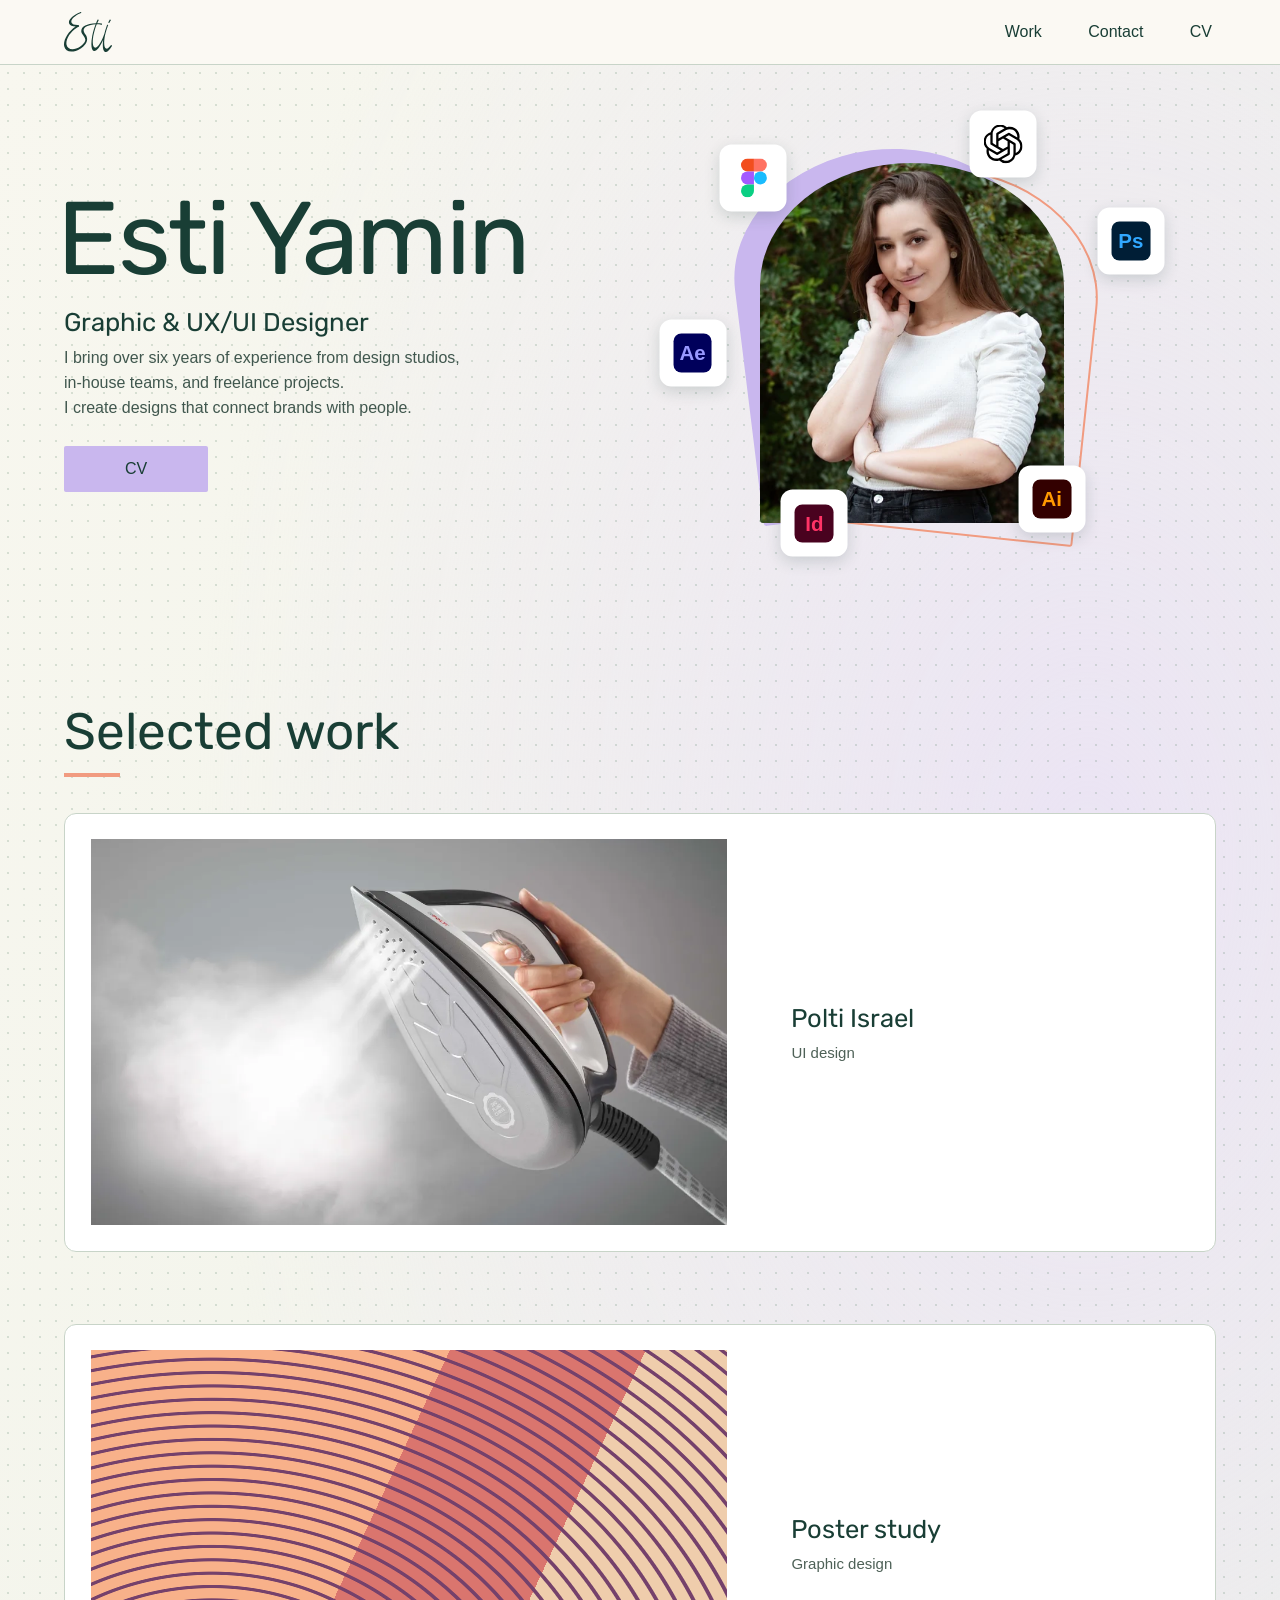
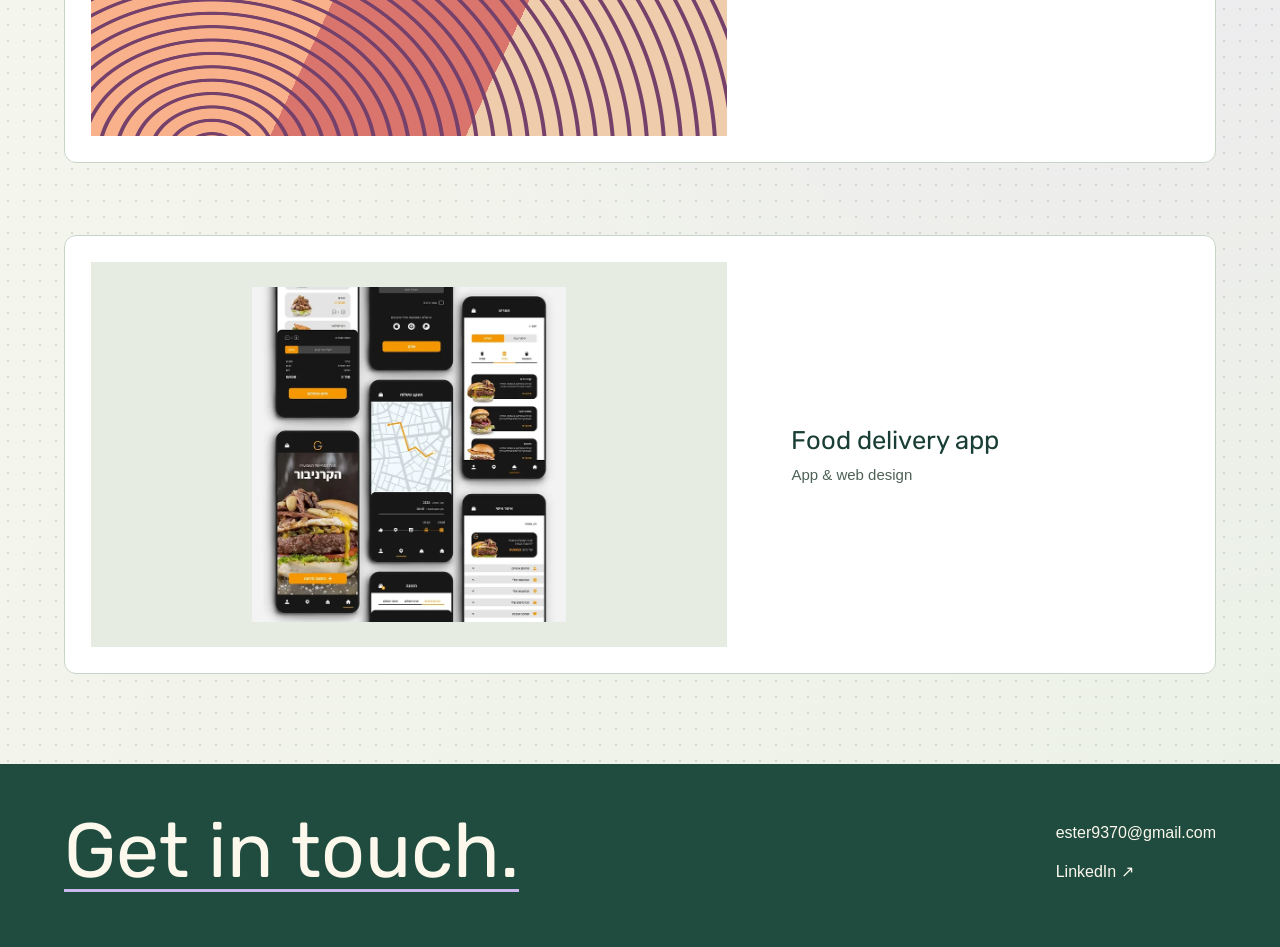
<file: index.html>
<!doctype html>
<html lang="en">
<head>
  <meta charset="utf-8">
  <meta name="viewport" content="width=device-width, initial-scale=1">
  <meta name="description" content="Selected graphic and UX/UI design by Esti Yamin.">
  <title>Esti Yamin — Graphic &amp; UX/UI Designer</title>
  <link rel="icon" type="image/svg+xml" href="assets/home/favicon.svg">
  <link rel="stylesheet" href="assets/home/cinematic.css?v=24">
  <script src="assets/home/projects.js?v=6" defer></script>
</head>
<body>
  <a class="skip" href="#main">Skip to content</a>
  <header>
    <a href="#main"><img class="signature" src="assets/home/signature.svg" alt="Esti Yamin"></a>
    <nav aria-label="Main navigation">
      <a href="#work">Work</a>
      <a href="#contact">Contact</a>
      <a href="https://framerusercontent.com/assets/QD3AEgP1Yv0yyLKAETytZDA0Ng.pdf" target="_blank" rel="noopener">CV</a>
    </nav>
  </header>
  <main id="main">
    <section class="hero" aria-labelledby="name">
      <div class="collage">
        <div class="portrait"><img src="assets/home/portrait.webp" fetchpriority="high" alt="Esti Yamin"></div>
        <div class="badge" role="img" aria-label="Photoshop" style="--x:86%; --y:30%; --dx:-8px; --dy:11px; --tempo:8s; --delay:-0.0s"><span class="app-mark" style="background:#001e36;color:#31a8ff">Ps</span></div>
        <div class="badge" role="img" aria-label="Illustrator" style="--x:73%; --y:83%; --dx:12px; --dy:-9px; --tempo:7s; --delay:-1.3s"><span class="app-mark" style="background:#330000;color:#ff9a00">Ai</span></div>
        <div class="badge" role="img" aria-label="InDesign" style="--x:34%; --y:88%; --dx:-11px; --dy:-6px; --tempo:9s; --delay:-2.6s"><span class="app-mark" style="background:#49021f;color:#ff3366">Id</span></div>
        <div class="badge" role="img" aria-label="After Effects" style="--x:14%; --y:53%; --dx:8px; --dy:-12px; --tempo:6.8s; --delay:-3.9s"><span class="app-mark" style="background:#00005b;color:#9999ff">Ae</span></div>
        <div class="badge" style="--x:24%; --y:17%; --dx:-6px; --dy:8px; --tempo:8.6s; --delay:-5.2s" role="img" aria-label="Figma">
          <svg viewBox="0 0 40 60" aria-hidden="true"><path fill="#f24e1e" d="M10 0h10v20H10A10 10 0 0 1 10 0Z"/><path fill="#ff7262" d="M20 0h10a10 10 0 0 1 0 20H20Z"/><path fill="#a259ff" d="M10 20h10v20H10a10 10 0 0 1 0-20Z"/><circle cx="30" cy="30" r="10" fill="#1abcfe"/><path fill="#0acf83" d="M10 40h10v10a10 10 0 1 1-10-10Z"/></svg>
        </div>
        <div class="badge" style="--x:65%; --y:10%; --dx:11px; --dy:6px; --tempo:7.6s; --delay:-6.5s"><img src="assets/home/chatgpt.svg" alt="ChatGPT"></div>
      </div>
      <div class="intro">
        <h1 id="name">Esti Yamin</h1>
        <div class="intro-copy">
          <h2>Graphic &amp; UX/UI Designer</h2>
          <p>I bring over six years of experience from design studios,<span class="bio-break"> </span>in-house teams, and freelance projects.<br>I create designs that connect brands with people.</p>
        </div>
        <a class="download" href="https://framerusercontent.com/assets/QD3AEgP1Yv0yyLKAETytZDA0Ng.pdf" target="_blank" rel="noopener">CV</a>
      </div>
    </section>
    <section id="work" aria-labelledby="work-heading">
      <h2 id="work-heading">Selected work</h2>
      <div class="frames">
        <figure>
          <img class="still" src="assets/images/polti/steam.webp" alt="Steam from a Polti iron">
          <figcaption>Polti Israel <small>UI design</small></figcaption>
        </figure>
        <figure>
          <div class="poster" role="img" aria-label="Abstract color poster study with overlapping concentric lines"></div>
          <figcaption>Poster study <small>Graphic design</small></figcaption>
        </figure>
        <figure>
          <img class="still" src="assets/home/delivery.webp" alt="Food delivery app and landing page design">
          <figcaption>Food delivery app <small>App &amp; web design</small></figcaption>
        </figure>
      </div>
    </section>
    <section id="contact" aria-labelledby="contact-heading">
      <h2 id="contact-heading">Get in touch.</h2>
      <address>
        <a href="https://mail.google.com/mail/?view=cm&amp;fs=1&amp;to=ester9370%40gmail.com" target="_blank" rel="noopener">ester9370@gmail.com</a>
        <a href="https://www.linkedin.com/in/esti-yamin/" target="_blank" rel="noopener">LinkedIn ↗</a>
      </address>
    </section>
  </main>
</body>
</html>
</file>
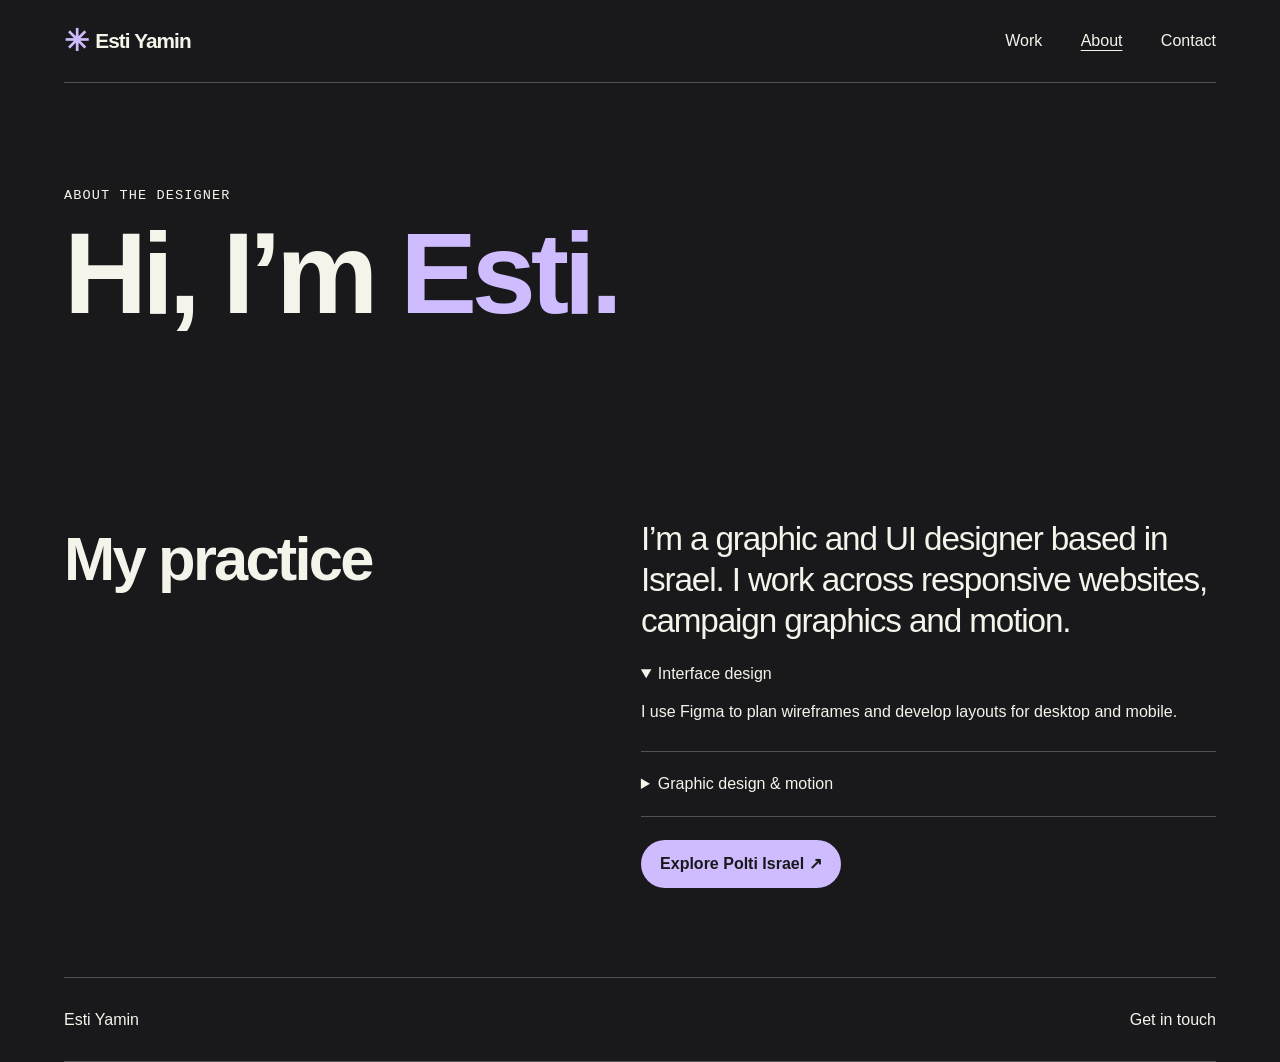
<file: about/index.html>
<!doctype html>
<html lang="en">
<head>
  <meta charset="utf-8">
  <meta name="viewport" content="width=device-width, initial-scale=1">
  <meta name="description" content="Meet Esti Yamin, a graphic and UI designer working across websites, campaigns and motion.">
  <title>About | Esti Yamin</title>
  <link rel="stylesheet" href="../assets/css/portfolio.css?v=b69df01607c6">
</head>
<body>
  <a class="skip" href="#main">Skip to content</a>
  <header class="mast">
    <a class="wordmark" href="../index.html"><span class="mark" aria-hidden="true">✳</span> Esti Yamin</a>
    <nav aria-label="Main navigation">
      <a href="../work/index.html">Work</a>
      <a href="../about/index.html" aria-current="page">About</a>
      <a href="../contact/index.html">Contact</a>
    </nav>
  </header>
  <main id="main">
    <section class="pageintro"><p class="eyebrow">About the designer</p><h1>Hi, I’m <span>Esti.</span></h1></section><section class="brief"><div><h2>My practice</h2></div><div><p class="large">I’m a graphic and UI designer based in Israel. I work across responsive websites, campaign graphics and motion.</p><details open><summary>Interface design</summary><p>I use Figma to plan wireframes and develop layouts for desktop and mobile.</p></details><details><summary>Graphic design &amp; motion</summary><p>I use Illustrator for vector work and After Effects to bring campaign graphics into motion.</p></details><a class="pill" href="../projects/polti/index.html">Explore Polti Israel ↗</a></div></section>
  </main>
  <footer><a href="../index.html">Esti Yamin</a><a href="../contact/index.html">Get in touch</a></footer>
</body>
</html>
</file>
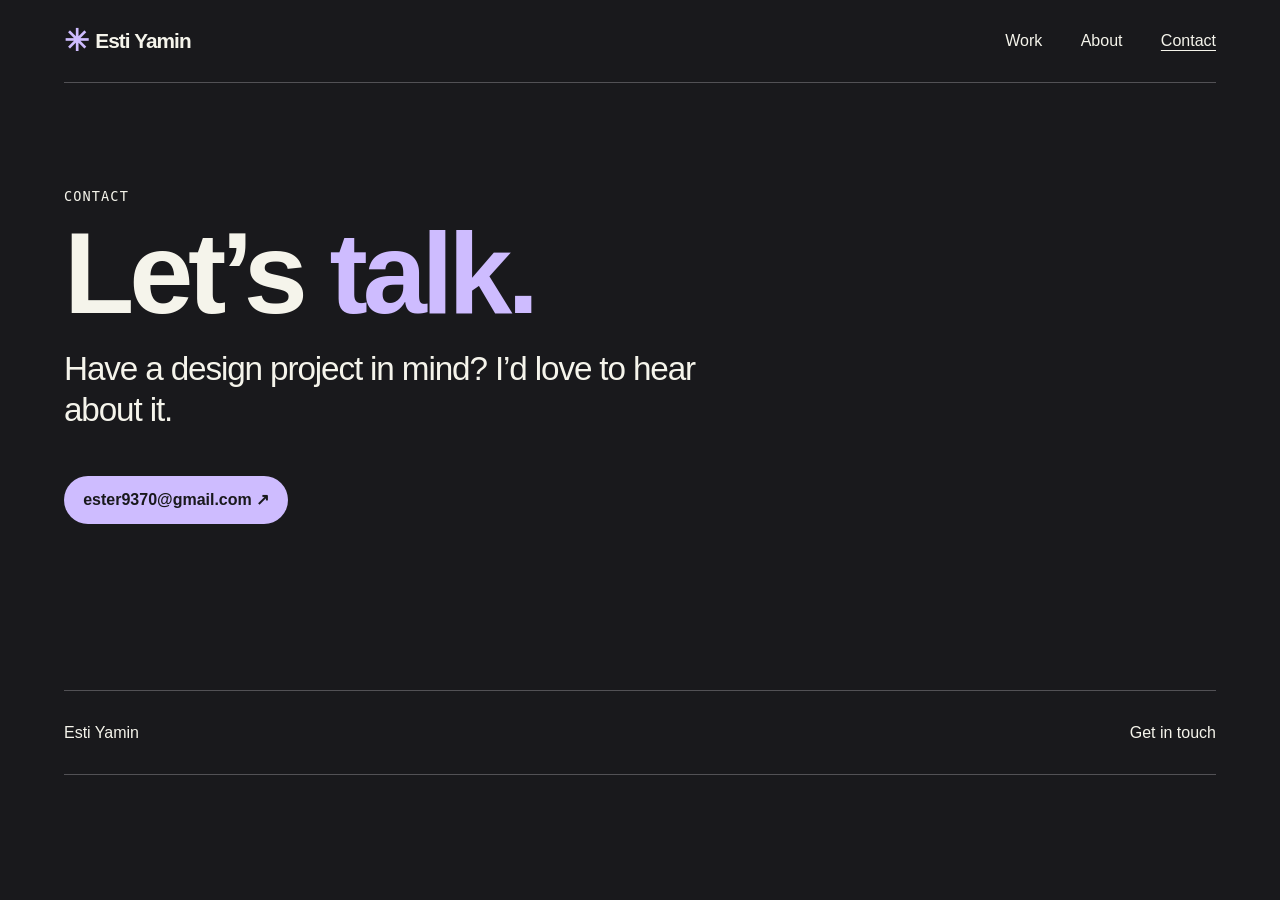
<file: contact/index.html>
<!doctype html>
<html lang="en">
<head>
  <meta charset="utf-8">
  <meta name="viewport" content="width=device-width, initial-scale=1">
  <meta name="description" content="Get in touch with Esti Yamin about graphic and UI design.">
  <title>Contact | Esti Yamin</title>
  <link rel="stylesheet" href="../assets/css/portfolio.css?v=b69df01607c6">
</head>
<body>
  <a class="skip" href="#main">Skip to content</a>
  <header class="mast">
    <a class="wordmark" href="../index.html"><span class="mark" aria-hidden="true">✳</span> Esti Yamin</a>
    <nav aria-label="Main navigation">
      <a href="../work/index.html">Work</a>
      <a href="../about/index.html">About</a>
      <a href="../contact/index.html" aria-current="page">Contact</a>
    </nav>
  </header>
  <main id="main">
    <section class="pageintro contact"><p class="eyebrow">Contact</p><h1>Let’s <span>talk.</span></h1><p class="large">Have a design project in mind? I’d love to hear about it.</p><a class="pill" href="mailto:ester9370@gmail.com">ester9370@gmail.com ↗</a></section>
  </main>
  <footer><a href="../index.html">Esti Yamin</a><a href="../contact/index.html">Get in touch</a></footer>
</body>
</html>
</file>
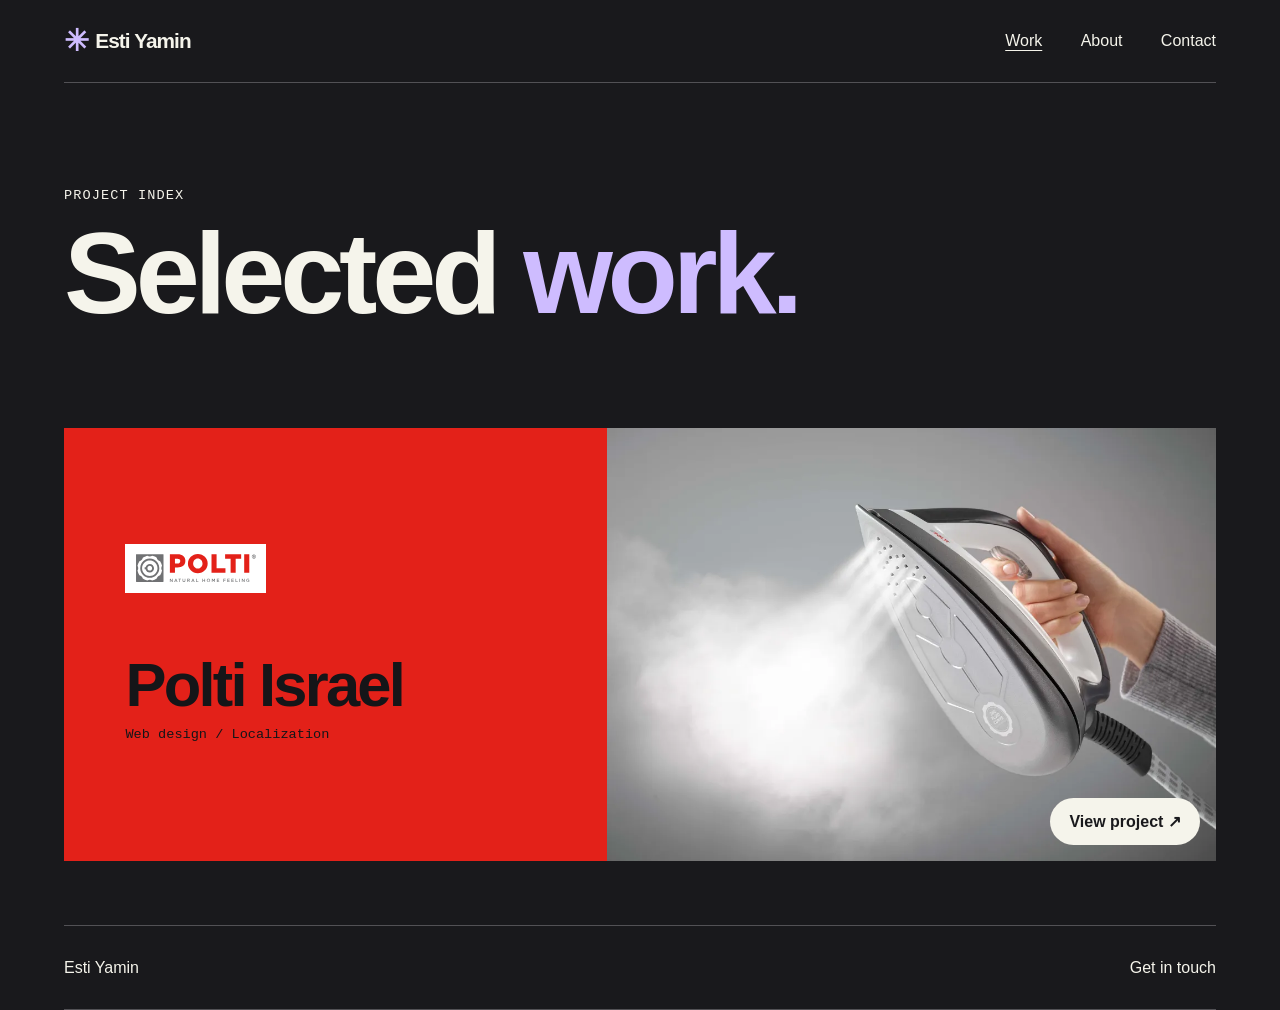
<file: work/index.html>
<!doctype html>
<html lang="en">
<head>
  <meta charset="utf-8">
  <meta name="viewport" content="width=device-width, initial-scale=1">
  <meta name="description" content="A collection of selected website and graphic design projects by Esti Yamin.">
  <title>Work | Esti Yamin</title>
  <link rel="stylesheet" href="../assets/css/portfolio.css?v=b69df01607c6">
</head>
<body>
  <a class="skip" href="#main">Skip to content</a>
  <header class="mast">
    <a class="wordmark" href="../index.html"><span class="mark" aria-hidden="true">✳</span> Esti Yamin</a>
    <nav aria-label="Main navigation">
      <a href="../work/index.html" aria-current="page">Work</a>
      <a href="../about/index.html">About</a>
      <a href="../contact/index.html">Contact</a>
    </nav>
  </header>
  <main id="main">
    <section class="pageintro"><p class="eyebrow">Project index</p><h1>Selected <span>work.</span></h1></section><a class="feature" href="../projects/polti/index.html"><div class="brand-panel"><img src="../assets/images/polti/logo.svg" alt="Polti"><span class="project-name">Polti Israel</span><span>Web design / Localization</span></div><img class="photo" src="../assets/images/polti/steam.webp" alt="Steam flowing from a Polti iron"><span class="open">View project ↗</span></a>
  </main>
  <footer><a href="../index.html">Esti Yamin</a><a href="../contact/index.html">Get in touch</a></footer>
</body>
</html>
</file>
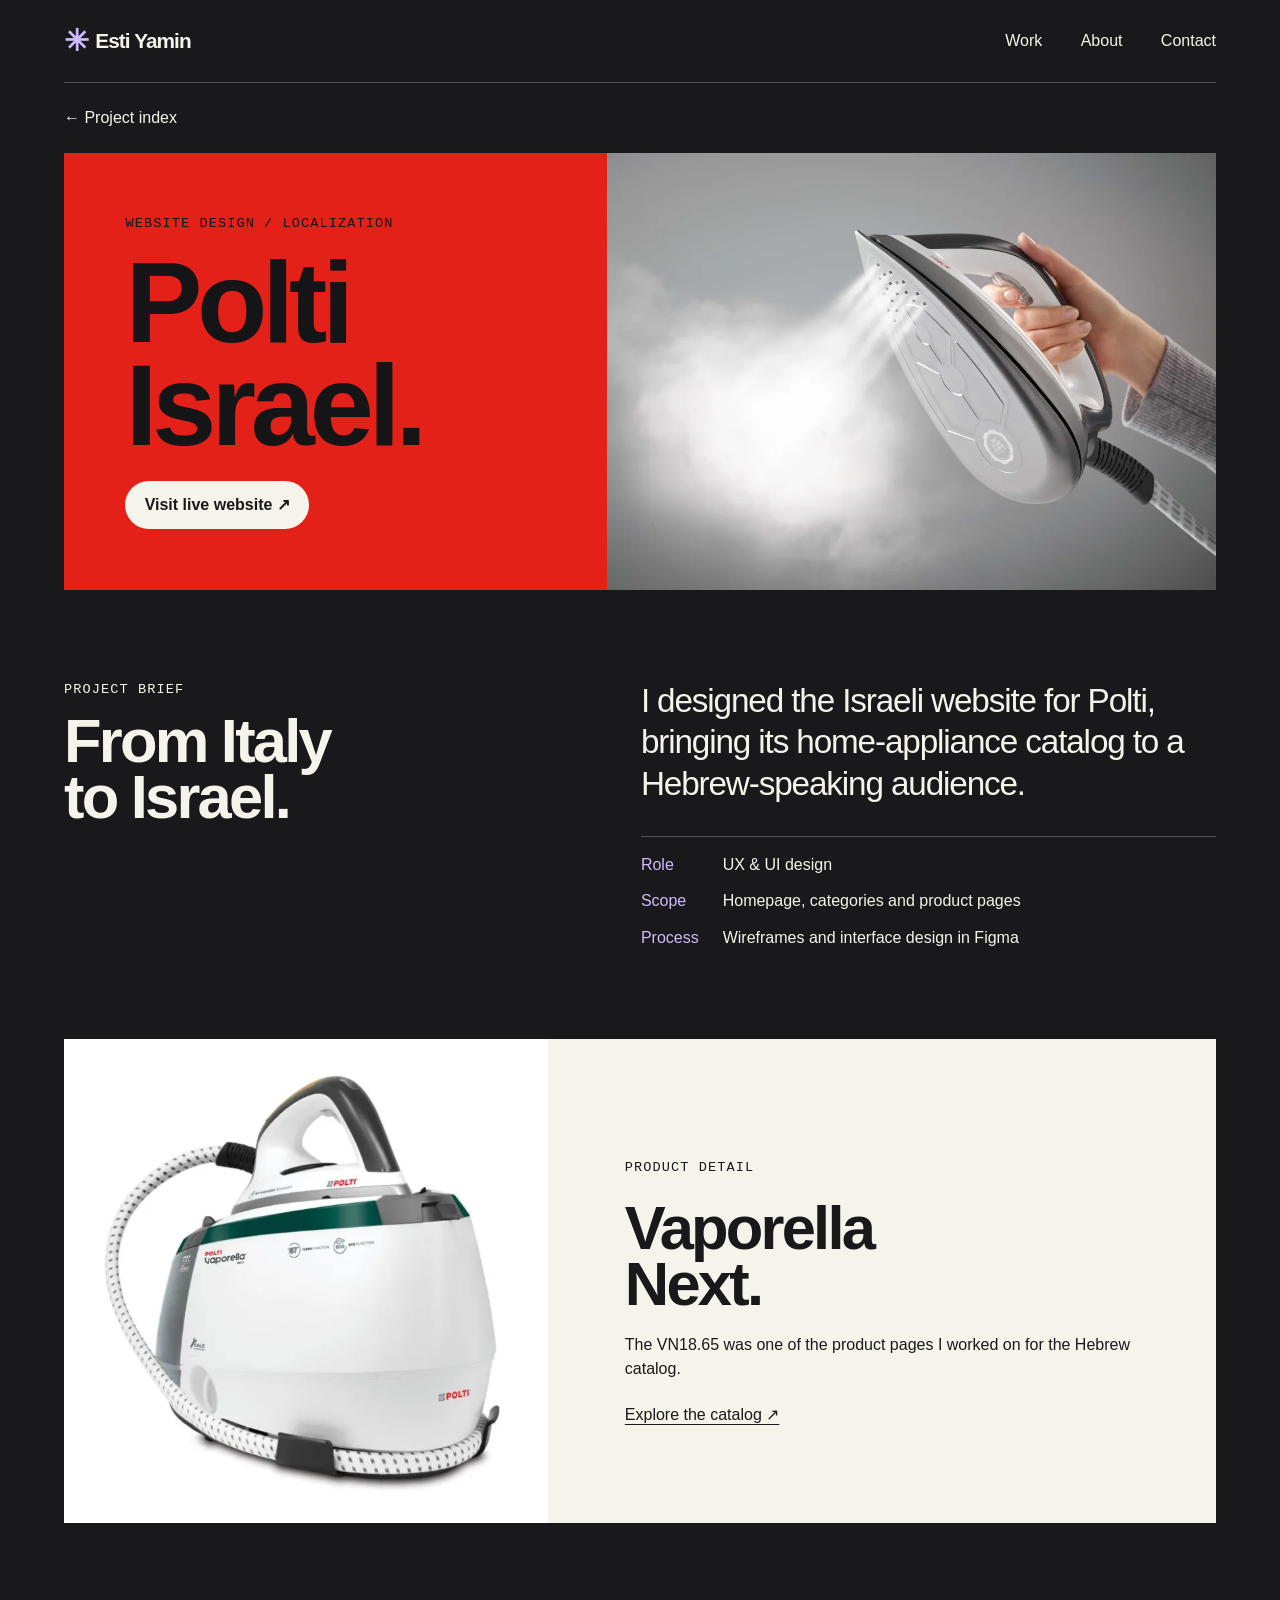
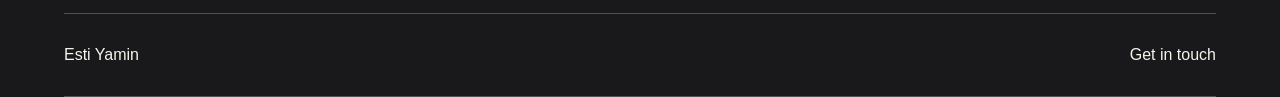
<file: projects/polti/index.html>
<!doctype html>
<html lang="en">
<head>
  <meta charset="utf-8">
  <meta name="viewport" content="width=device-width, initial-scale=1">
  <meta name="description" content="Designing the Israeli website for Polti, from wireframes to a Hebrew product catalog.">
  <title>Polti Israel | Esti Yamin</title>
  <link rel="stylesheet" href="../../assets/css/portfolio.css?v=b69df01607c6">
</head>
<body>
  <a class="skip" href="#main">Skip to content</a>
  <header class="mast">
    <a class="wordmark" href="../../index.html"><span class="mark" aria-hidden="true">✳</span> Esti Yamin</a>
    <nav aria-label="Main navigation">
      <a href="../../work/index.html">Work</a>
      <a href="../../about/index.html">About</a>
      <a href="../../contact/index.html">Contact</a>
    </nav>
  </header>
  <main id="main">
    <a class="back" href="../../work/index.html">← Project index</a><section class="polti-head"><div><p class="eyebrow">Website design / Localization</p><h1>Polti<br>Israel.</h1><a class="pill" href="https://polti-israel.co.il/">Visit live website ↗</a></div><img src="../../assets/images/polti/steam.webp" alt="A Polti iron releasing steam"></section>
    <section class="brief"><div><p class="eyebrow">Project brief</p><h2>From Italy<br>to Israel.</h2></div><div><p class="large">I designed the Israeli website for Polti, bringing its home-appliance catalog to a Hebrew-speaking audience.</p><dl><dt>Role</dt><dd>UX &amp; UI design</dd><dt>Scope</dt><dd>Homepage, categories and product pages</dd><dt>Process</dt><dd>Wireframes and interface design in Figma</dd></dl></div></section>
    <section class="product"><img src="../../assets/images/polti/vaporella-next.webp" alt="Polti Vaporella Next steam iron and base" loading="lazy"><div><p class="eyebrow">Product detail</p><h2>Vaporella<br>Next.</h2><p>The VN18.65 was one of the product pages I worked on for the Hebrew catalog.</p><a href="https://polti-israel.co.il/">Explore the catalog ↗</a></div></section>
  </main>
  <footer><a href="../../index.html">Esti Yamin</a><a href="../../contact/index.html">Get in touch</a></footer>
</body>
</html>
</file>
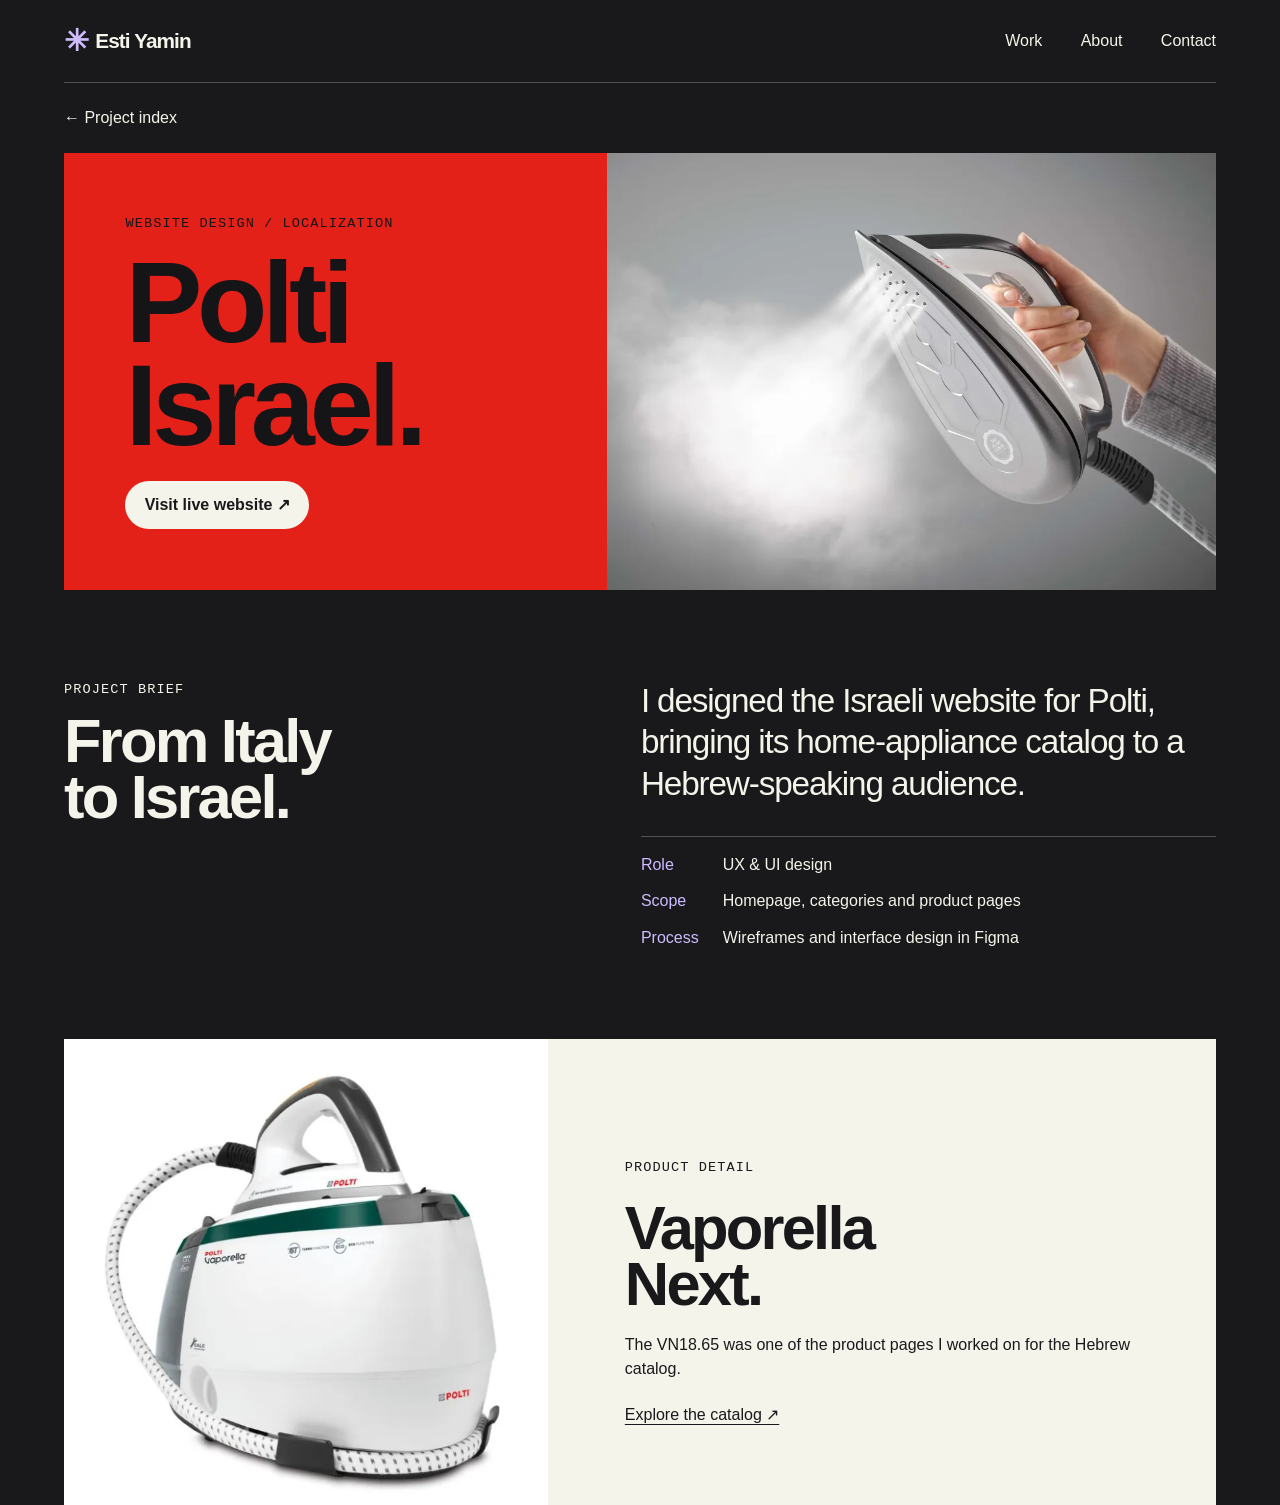
<file: projects/polti.html>
<!doctype html>
<html lang="en"><head><meta charset="utf-8"><meta name="viewport" content="width=device-width, initial-scale=1"><meta http-equiv="refresh" content="0;url=polti/index.html"><title>Polti Israel | Esti Yamin</title></head>
<body><p><a href="polti/index.html">Continue to the Polti Israel project</a></p></body></html>
</file>
<file: assets/home/cinematic.css>
@font-face {
  font-family: "Rubik";
  src: url("fonts/Rubik.ttf") format("truetype");
  font-weight: 300 900;
  font-style: normal;
  font-display: swap;
}
:root { --lilac: #c9b7ee; --coral: #f19b80; --gutter: max(5vw, calc((100vw - 1440px) / 2)); --heading: "Rubik", Helvetica, Arial, sans-serif; }
* { box-sizing: border-box; }
body { margin: 0; background: #fbf9f3; color: #193e35; font: 16px/1.45 Arial, sans-serif; }
a { color: inherit; text-decoration: none; }
a:hover { text-decoration: underline; text-underline-offset: .3em; }
a:focus-visible { outline: 3px solid #ba511d; outline-offset: 3px; }
.skip { position: absolute; left: 1rem; top: -6rem; background: #fff; padding: .75rem; z-index: 12; }
.skip:focus { top: 1rem; }
html { scroll-padding-top: 80px; }
header { position: sticky; top: 0; z-index: 10; background: #fbf9f3f7; display: flex; align-items: center; justify-content: space-between; padding: 10px var(--gutter); border-bottom: 1px solid #c8d4c8; }
.signature { display: block; width: 48px;  }
nav { display: flex; gap: clamp(12px, 3vw, 45px); }
nav a { display: inline-flex; align-items: center; min-height: 44px; padding: 0 4px; }
h1, h2, p, figure { margin: 0; }
h1 { position: relative; left: -.065em; white-space: nowrap; font: 400 min(19cqi, 136px)/1.02 var(--heading); letter-spacing: -.025em; }
.intro-copy { position: relative; top: -4px; }
.intro h2 { font: 400 clamp(20px, 2vw, 30px)/1.2 var(--heading); }
.intro p { position: relative; top: -2px; margin-top: .625rem; max-width: 26em; text-align: left; line-height: 1.55; color: #40574e; }
#work { padding: clamp(54px,7vw,110px) var(--gutter); }
#work h2 { margin-bottom: 36px; font: 400 clamp(34px,4vw,62px) var(--heading); }
.frames { display: grid; grid-template-columns: 1fr; gap: clamp(44px, 6vw, 90px); }
.still, .poster { display: block; width: 100%; height: clamp(280px, 37vw, 560px); object-fit: cover;  }
.poster { background: repeating-radial-gradient(ellipse at 19% 105%, transparent 0 8px, #75416b 9px 12px, transparent 13px 17px), linear-gradient(115deg,#f8b18a 44%,#da756e 44% 68%,#efcdac 68%); }
.frames figcaption { display: block; padding-top: 14px; font-size: clamp(22px,2vw,32px); }
small { font: 15px/1.5 Arial, sans-serif; color: #4e6157; padding-left: 8px; }
.hero { display: grid; grid-template-columns: 1fr 1.12fr; align-items: center; padding: 30px var(--gutter); }
main { background: radial-gradient(circle, #537c6133 .85px, transparent 1px) 0 0 / 16px 16px, radial-gradient(ellipse at 85% 32%, #ebe4f4, transparent 58%), linear-gradient(115deg, #f8f7ef, #ecf1e7); }
.intro { display: grid; justify-items: start; gap: 1.25rem; min-width: 0; container-type: inline-size; grid-column: 1; grid-row: 1; position: relative; }
.collage { width: 100%; max-width: 665px; aspect-ratio: 1.25; position: relative; isolation: isolate; grid-column: 2; justify-self: end; }
.collage > * { position: absolute; }
.collage::before, .collage::after, .portrait {
  position: absolute;
  width: 50%;
  height: 74%;
  border-radius: 50% 50% 3px 3px / 34% 34% 3px 3px;
}
.collage::before, .collage::after { content: ""; pointer-events: none; }
.collage::before { left: 22%; top: 11%; background: var(--lilac); transform: rotate(-7deg); }
.collage::after { left: 29%; top: 15%; border: 2px solid var(--coral); transform: rotate(6deg); z-index: -1; }
.portrait { left: 25%; top: 14%; overflow: hidden; }
.portrait img { width: 100%; height: 106%; display: block; object-fit: cover; object-position: 57% top; }
.badge {
  left: var(--x);
  top: var(--y);
  transform: translate(-50%, -50%);
  width: 11%;
  aspect-ratio: 1;
  display: grid;
  place-items: center;
  background: white;
  border-radius: 18%;
  box-shadow: 0 5px 15px #193e352b;
}
.badge > * { width: 58%; height: 58%; object-fit: contain; }
.app-mark {
  display: grid;
  place-items: center;
  border-radius: 20%;
  font: 600 clamp(11px, 1.6vw, 25px)/1 Arial, sans-serif;
}
.download { display: inline-flex; justify-content: center; min-width: 144px; align-items: center; padding: 10px 18px; background: #245044; color: white; border: 1px solid #245044; border-radius: 2px; }
#contact { color: #fcf8ec; background: #204c40; border-top: 1px solid #204c40; padding: 48px var(--gutter) 56px; display: flex; flex-wrap: wrap; align-items: center; justify-content: space-between; gap: 24px; }
#contact h2 { font: normal clamp(44px,6vw,84px)/1 var(--heading); letter-spacing: normal; }
address { font-style: normal; display: grid; }
address a { padding-block: 8px; }
@media (max-width: 690px) {
  .hero { grid-template-columns: 1fr; padding-block: 16px 32px; }
  .collage { grid-column: 1; grid-row: 1; max-width: 420px; }
  .intro { grid-column: 1; grid-row: 2; margin-top: 12px; }
  h1 { font-size: min(19cqi, 90px); }
  .intro { gap: 1rem; }
  .intro p { font-size: 15px; }
  .frames { grid-template-columns: 1fr; gap: 40px; }
  .still, .poster { height: auto; aspect-ratio: 1.46; }
}

.frames figure:last-child .still { object-fit: contain; background: #e6ece2; padding: clamp(14px,2vw,32px); }

@media (prefers-reduced-motion: no-preference) {
  .badge { animation: drift var(--tempo) ease-in-out var(--delay) infinite alternate; }

}
@keyframes drift {
  0% { translate: 0 0; rotate: -2deg; }
  32% { translate: var(--dx) var(--dy); rotate: 4deg; }
  67% { translate: calc(var(--dx) * -.45) calc(var(--dy) * 1.3); rotate: -3deg; }
  100% { translate: calc(var(--dx) * -.8) calc(var(--dy) * -.7); rotate: 1deg; }
}

@media (any-hover: hover) and (any-pointer: fine) and (prefers-reduced-motion: no-preference) {
  .badge {
    transform: translate(-50%, -50%) translate(var(--escape-x, 0px), var(--escape-y, 0px));
    transition: transform 180ms ease-out;
  }
}

@container (min-width: 26em) {
  .bio-break { display: block; }
}

.download { background: var(--lilac); border-color: transparent; color: #193e35; }
.download:hover { background: var(--coral); }
#work h2::after { content: ""; display: block; width: 1.1em; height: 4px; margin-top: .2em; background: var(--coral); }
#contact h2 { text-decoration: underline; text-decoration-color: var(--lilac); text-decoration-thickness: 3px; text-underline-offset: .16em; }

.frames { gap: clamp(32px, 8vh, 88px); isolation: isolate; }
.frames figure {
  display: grid;
  grid-template-columns: minmax(0, 1.6fr) minmax(0, 1fr);
  align-items: center;
  gap: clamp(16px, 5vw, 80px);
  padding: clamp(14px, 2vw, 32px);
  background: #fff;
  border-radius: 12px;
  border: 1px solid #c8d4c8;
}
@media (prefers-reduced-motion: no-preference) {
  .frames figure { position: sticky; top: 76px; }
  .frames figure:nth-child(2) { top: 86px; }
  .frames figure:nth-child(3) { top: 96px; }
  .frames .still, .frames .poster { max-height: 57svh; }
}
.frames .still, .frames .poster { height: auto; aspect-ratio: 1.65; }
.frames figcaption { padding: 0; font-family: var(--heading); }
.frames small { display: block; padding: 0; margin-top: .35em; }
@media (max-width: 690px) {
  .frames figure { grid-template-columns: minmax(0, 1.2fr) minmax(0, 1fr); }
  .frames figcaption { font-size: clamp(18px, 4.6vw, 26px); }
  .frames .still, .frames .poster { aspect-ratio: 1.25; }
}
</file>
<file: assets/css/portfolio.css>
:root {
  --bg: #19191c;
  --ink: #f5f4eb;
  --lavender: #cebcff;
  --line: #525155;
  --red: #e32119;
  color: var(--ink); background: var(--bg);
  font: 100%/1.48 "Helvetica Neue", Arial, sans-serif;
}
* { box-sizing: border-box; }
body { margin: 0 auto; padding-inline: clamp(1.1rem, 5vw, 5rem); max-width: 100rem; }
h1,h2,p,figure,dl,dd { margin: 0; }
a,button,summary { color: inherit; text-underline-offset: .22em; }
a:focus-visible,button:focus-visible,summary:focus-visible { outline: 3px solid #ffda5c; outline-offset: 4px; }
.sr,.skip:not(:focus) { position: absolute; width: 1px; height: 1px; clip-path: inset(50%); overflow: hidden; }
.mast,nav,footer,.section-head,.deck figcaption { display: flex; align-items: center; justify-content: space-between; gap: 1rem; }
.mast,footer { padding-block: 1.2rem; border-bottom: 1px solid var(--line); }
.mast a,footer a,.back { display: inline-flex; align-items: center; min-height: 44px; text-decoration: none; }
.wordmark { font-weight: 700; letter-spacing: -.045em; font-size: 1.3rem; gap: .45rem; }
.mark { color: var(--lavender); font-size: 1.85rem; }
nav { gap: clamp(.8rem,3vw,3rem); }
nav a:hover, a[aria-current],footer a:hover { text-decoration: underline; }
.stage { display: grid; grid-template-columns: 1fr 1fr; align-items: center; gap: 4vw; padding-block: clamp(2.2rem,5vw,5.3rem); }
h1,h2,.project-name { font-weight: 650; letter-spacing: -.045em; line-height: .9; }
h1 { font-size: clamp(4rem,9vw,10rem); }
h1 span { color: var(--lavender); }
.headline h1 { font-size: clamp(5.1rem,11.5vw,12rem); margin-block: .9rem 1.25rem; }
.eyebrow, .deck figcaption, .brand-panel > span:last-child { font: 500 .85rem/1.5 ui-monospace, Menlo, monospace; }
.eyebrow { text-transform: uppercase; letter-spacing: .08em; }
.desc { font-size: clamp(1.05rem,1.6vw,1.45rem); color: #deddd9; }
.pill,.open { display: inline-flex; align-items: center; justify-content: center; padding: .75rem 1.2rem; min-height: 44px; border-radius: 4rem; font-weight: 650; text-decoration: none; }
.pill { margin-top: 1.45rem; background: var(--lavender); color: var(--bg); }
.pill:hover { background: var(--ink); }
.deck { min-width: 0; }
.papers { position: relative; width: 100%; height: clamp(17rem,33vw,33rem); isolation: isolate; }
.sheet { position: absolute; inset: 6% 13%; box-shadow: 0 4px 12px #0005; transition: transform .4s; }
.rear { background: #ff805e; transform: rotate(-15deg) translate(-4%,3%); }
.middle { background: #d2aaff; transform: rotate(12deg) translate(5%,1%); }
.front { overflow: hidden; background: #dbf584; color: #19191c; transform: rotate(-3deg); }
.print { position: absolute; inset: -8% -18% 8%; display: grid; place-items: center; }
.print i { position: absolute; width: 92%; height: 44%; border: clamp(.3rem,.75vw,.8rem) solid currentColor; border-radius: 50%; transform: rotate(var(--angle)); }
.print i:nth-child(1) { --angle: 0deg; } .print i:nth-child(2) { --angle: 30deg; }
.print i:nth-child(3) { --angle: 60deg; } .print i:nth-child(4) { --angle: 90deg; }
.print i:nth-child(5) { --angle: 120deg; } .print i:nth-child(6) { --angle: 150deg; }
.print-name { position: absolute; inset: auto auto 2% 5%; font-size: clamp(2.8rem,5vw,6rem); font-weight: 800; line-height: .9; letter-spacing: -.12em; }
.deck[data-face="1"] .front { background: #ffc296; transform: rotate(5deg); }
.deck[data-face="1"] .print i { border-radius: 15%; width: 65%; }
.deck[data-face="2"] .front { background: #c4b5ff; transform: rotate(-7deg); }
.deck[data-face="2"] .print i { width: 80%; height: 24%; border-radius: 0; }
.deck figcaption { margin: 1.8rem 4% 0; color: #dbd9dc; }
button { background: transparent; font: inherit; border: 1px solid var(--line); border-radius: 2rem; cursor: pointer; min-height: 44px; padding-inline: .9rem; }
.section-head { padding-block: 1.4rem; border-top: 1px solid var(--line); }
h2,.project-name { font-size: clamp(2.2rem,4.8vw,5.3rem); }
.feature,.polti-head { display: grid; grid-template-columns: 1fr 1.12fr; position: relative; overflow: hidden; background: var(--red); color: #151518; text-decoration: none; }
.brand-panel,.polti-head > div { display: flex; align-items: start; flex-direction: column; justify-content: center; padding: clamp(1.5rem,4.8vw,5.5rem); }
.brand-panel img { width: clamp(6rem,11vw,11rem); padding: .65rem; background: #fff; margin-bottom: clamp(1.8rem,5vw,6rem); }
.project-name { margin-bottom: .85rem; }
.photo,.polti-head img { display: block; width: 100%; height: 100%; min-height: 15rem; object-fit: cover; }
.open { position: absolute; bottom: 1rem; right: 1rem; background: var(--ink); color: var(--bg); }
.feature:hover .open { background: var(--bg); color: var(--ink); }
.pageintro { padding-block: clamp(3rem,8vw,8rem); }
.pageintro h1,.polti-head h1 { margin-top: 1rem; }
.back { margin-block: .8rem; }
.polti-head .pill { background: var(--ink); }
.brief,.product { display: grid; grid-template-columns: 1fr 1.15fr; gap: clamp(1.5rem,6vw,7rem); margin-block: clamp(3rem,7vw,8rem); }
.brief h2 { margin-top: .8rem; }
.large { font-size: clamp(1.35rem,2.6vw,2.4rem); line-height: 1.24; letter-spacing: -.034em; max-width: 38ch; }
dl { display: grid; grid-template-columns: max-content 1fr; gap: .8rem 1.5rem; margin-top: 2rem; border-top: 1px solid var(--line); padding-top: 1rem; }
dt { color: var(--lavender); }
.product { align-items: center; background: var(--ink); color: var(--bg); padding-right: 3%; }
.product img { width: 100%; }
.product p,.contact .large { margin-block: 1.4rem; }
details { border-bottom: 1px solid var(--line); padding-block: .75rem; }
details p { padding: .4rem 0 1rem; } summary { padding-block: .5rem; cursor: pointer; }
footer { border-top: 1px solid var(--line); margin-top: 4rem; }
@media (max-width: 44rem) {
  .stage,.brief,.product { grid-template-columns: 1fr; }
  .stage { gap: 2rem; }
  .deck { width: min(100%,26rem); justify-self: center; }
  .feature,.polti-head { grid-template-columns: 1fr; }
  .photo,.polti-head img { height: clamp(12rem,55vw,20rem); min-height: 0; }
  .brand-panel img { margin-bottom: 1rem; }
  .product { padding: 0 0 1.7rem; } .product > div { padding-inline: 1.4rem; }
  .section-head { flex-wrap: wrap; }
}
@media (prefers-reduced-motion: reduce) { .sheet { transition: none; } }
</file>
